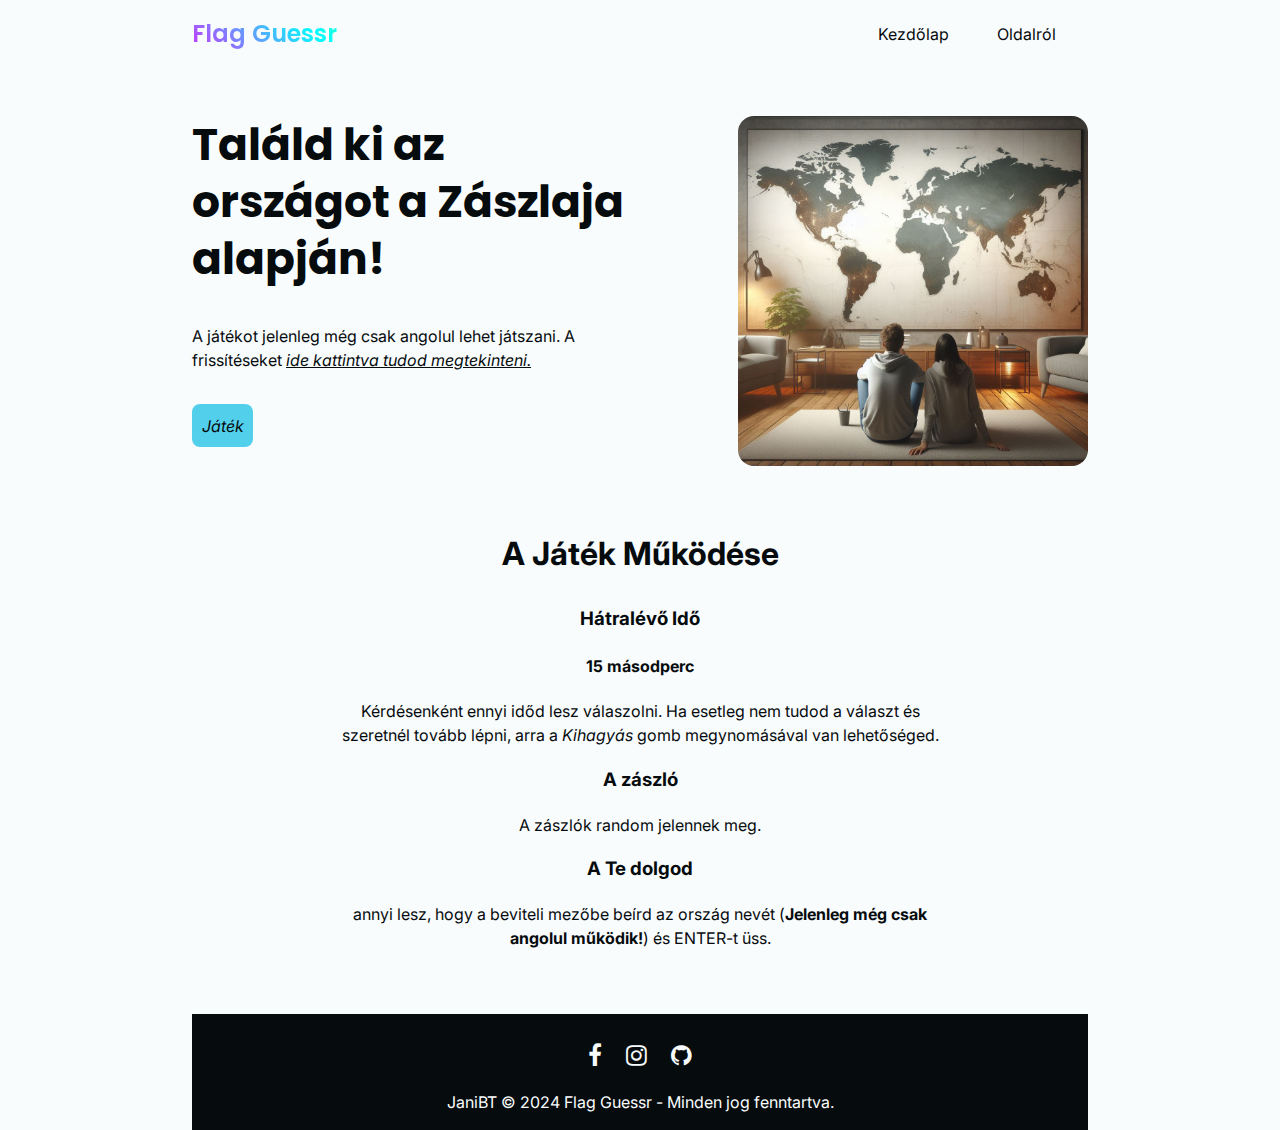
<file: index.html>
<!DOCTYPE html>
<html lang="en">
<head>
    <meta charset="UTF-8">
    <meta name="viewport" content="width=device-width, initial-scale=1.0">
    <link rel="stylesheet" href="https://cdnjs.cloudflare.com/ajax/libs/font-awesome/4.7.0/css/font-awesome.css">
    <link rel="shortcut icon" href="/icons8-hungary-48.png" type="image/x-icon">
    <title>Document</title>
    <link rel="stylesheet" href="style.css">
</head>
<body>
    <header class="wrapper">
        <h1 class="gradient-text">Flag Guessr</h1>
        <nav>
            <a href="/index.html">Kezdőlap</a>
            <a href="oldalrol.html">Oldalról</a>
        </nav>
    </header>
    
    <div class="component">
        <div class="component__left">
            <h2>Találd ki az országot a Zászlaja alapján!</h2>
            <p>A játékot jelenleg még csak angolul lehet játszani. A frissítéseket <a href="oldalrol.html">ide kattintva tudod megtekinteni.</a></p>
            <a class="btn" href="games.html">Játék</a>
        </div>
        <div class="component__right">
            <img src="world-map.jpg" alt="Világ Térkép" aria-label="Két ember, akik egy világ térképet néznek ülve.">
        </div>
    </div>

    <div class="main">
        <h2>A Játék Működése</h2>
        <div class="main__template">
            <div class="section">
                <h3>Hátralévő Idő</h3>
                <div class="section__cont">
                    <h4>15 másodperc</h4>
                    <p>Kérdésenként ennyi időd lesz válaszolni. Ha esetleg nem tudod a választ és szeretnél tovább lépni, arra a <i>Kihagyás</i> gomb megynomásával van lehetőséged.</p>
                </div>
            </div>
            <div class="section">
                <h3>A zászló</h3>
                <div class="section__cont">
                    <p>A zászlók random jelennek meg.</p>
                </div>
            </div>
            <div class="section">
                <h3>A Te dolgod</h3>
                <p>annyi lesz, hogy a beviteli mezőbe beírd az ország nevét (<strong>Jelenleg még csak angolul működik!</strong>) és ENTER-t üss.</p>
            </div>
        </div>
    </div>

    <footer>
        <div class="socials">
            <a href="https://www.facebook.com/janos.csordas.129/" target="_blank"><i class="fa fa-facebook" aria-label="Facebook Profilom"></i></a>
            <a href="https://www.instagram.com/_jano666_/" target="_blank"><i class="fa fa-instagram" aria-label="Instagram Profilom"></i></a>
            <a href="https://github.com/JaniBT" target="_blank"><i class="fa fa-github" aria-label="Github Profilom"></i></a>
        </div>
        <div class="copyright">
            <p>JaniBT &copy; 2024 Flag Guessr - Minden jog fenntartva.</p>
        </div>
    </footer>

    <script src="script.js"></script>
</body>
</html>
</file>
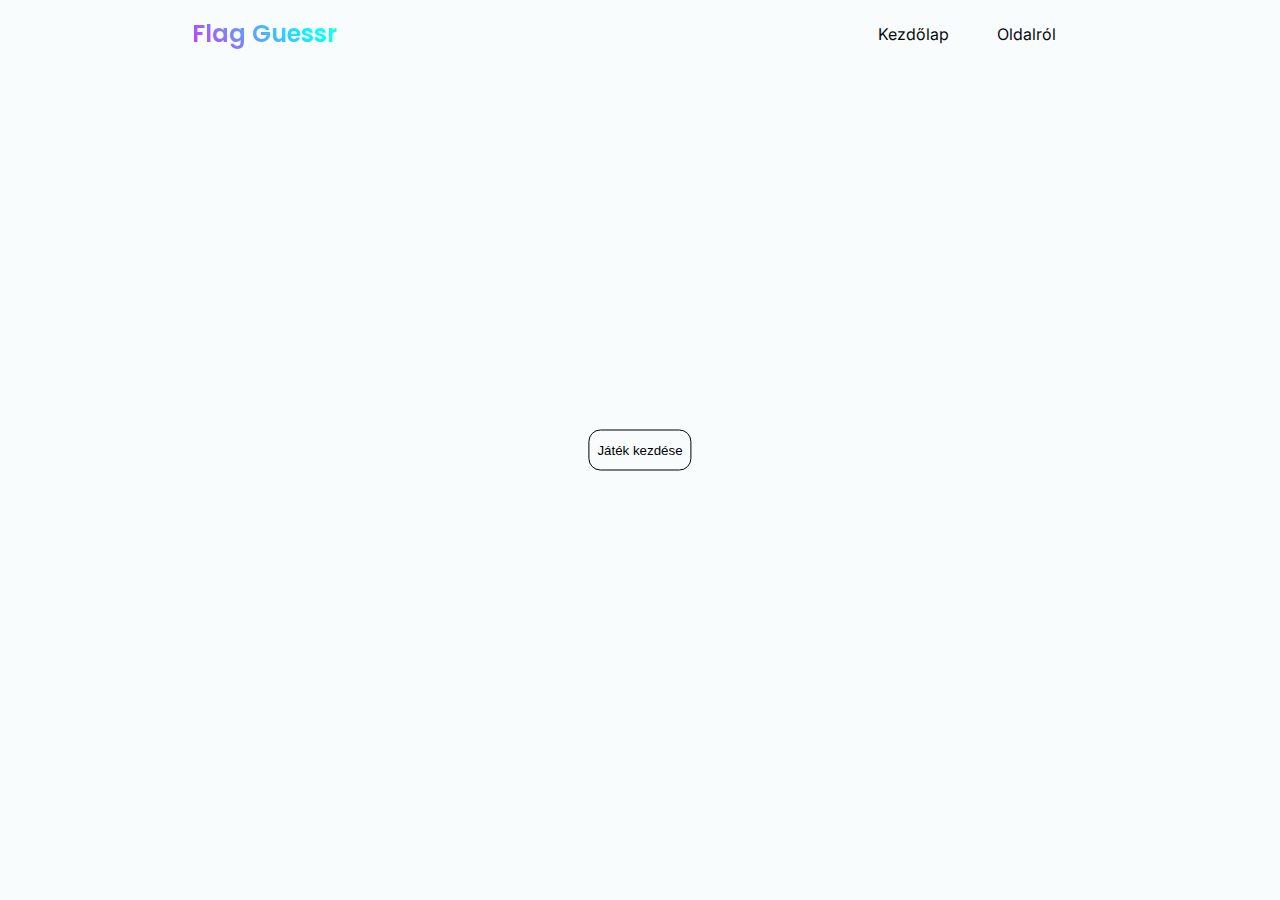
<file: games.html>
<!DOCTYPE html>
<html lang="en">
<head>
    <meta charset="UTF-8">
    <meta name="viewport" content="width=device-width, initial-scale=1.0">
    <link rel="stylesheet" href="https://cdnjs.cloudflare.com/ajax/libs/font-awesome/4.7.0/css/font-awesome.css">
    <link rel="shortcut icon" href="/icons8-hungary-48.png" type="image/x-icon">
    <title>Flag Guessr - Játék</title>
    <link rel="stylesheet" href="style.css">
</head>
<body>
    <header class="wrapper">
        <h1 class="gradient-text">Flag Guessr</h1>
        <nav>
            <a href="/index.html">Kezdőlap</a>
            <a href="oldalrol.html">Oldalról</a>
        </nav>
    </header>

    <div class="pontszam">
        <p>Próbák száma: <span id="proba">0</span>/25</p>
        <p>Pontszám: <span id="pont">0</span>/25</p>
        <p id="tippEredmeny">sdsad</p>
    </div>
    <main class="main_wrapper">
        <div id="flag_img">

        </div>
        <div class="main_form">
            <span><strong>Tippelj!</strong></span>
            <form>
                <input type="text" name="tipp" id="tipp">
            </form>
        </div>
        <div>
            <button type="button" id="kihagyas">Kihagyás</button>
        </div>
    </main>
    <div class="kezdes">
        <button type="button" id="kezdes_gomb">Játék kezdése</button>
    </div>

    <div class="gameOver">
        <h2>Gratulálunk!</h2>
        <p>Pontszámod: <span id="vegPontszam"></span>/25</p>
        <button type="button" class="vegeGombok" onclick="window.location.reload()">Új játék kezdése</button>
        <a href="index.html" class="vegeGombok">Kilépés</a>
    </div>
    
    <script src="script.js"></script>
</body>
</html>
</file>
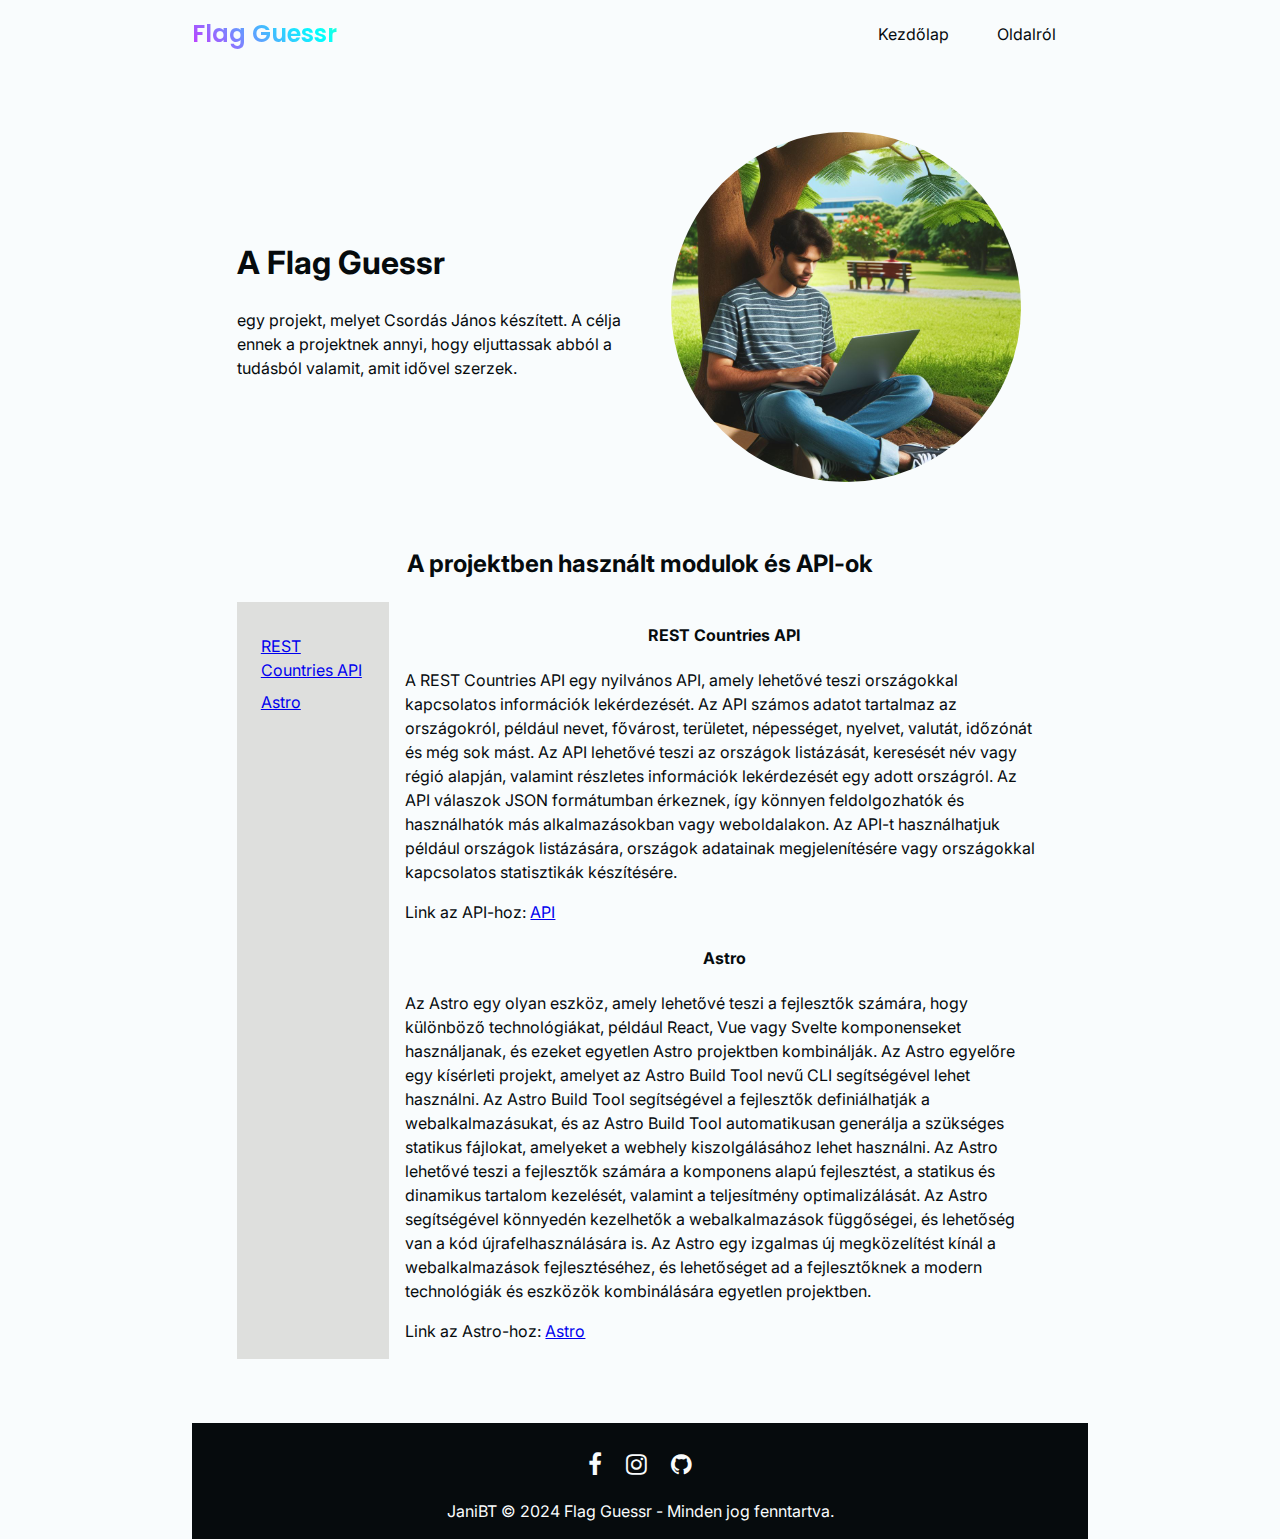
<file: oldalrol.html>
<!DOCTYPE html>
<html lang="en">
<head>
    <meta charset="UTF-8">
    <meta name="viewport" content="width=device-width, initial-scale=1.0">
    <link rel="stylesheet" href="https://cdnjs.cloudflare.com/ajax/libs/font-awesome/4.7.0/css/font-awesome.css">
    <link rel="shortcut icon" href="/icons8-hungary-48.png" type="image/x-icon">
    <link rel="stylesheet" href="style.css">
    <title>Flag Guessr - Oldalról</title>
</head>
<body>
    <header class="wrapper">
        <h1 class="gradient-text">Flag Guessr</h1>
        <nav>
            <a href="/index.html">Kezdőlap</a>
            <a href="oldalrol.html">Oldalról</a>
        </nav>
    </header>

    <main class="page">
        <div class="page__title">
            <div class="__title">
                <h1>A Flag Guessr</h1>
                <p>egy projekt, melyet Csordás János készített. A célja ennek a projektnek annyi, hogy eljuttassak abból a tudásból valamit, amit idővel szerzek.</p>
            </div>
            <div class="__title">
                <img src="/guy_under_tree.jpg" alt="pic" aria-label="Egy srác ül a fa alatt és programozik">
            </div>
        </div>
        <div class="page__about_info">
            <h2>A projektben használt modulok és API-ok</h2>
                <div class="page__about_modules">
                    <aside>
                        <ul>
                            <li><a href="#restAPI">REST Countries API</a></li>
                            <li><a href="#Astro">Astro</a></li>
                        </ul>
                    </aside>
                    <div class="description">
                        <h4 id="restAPI">REST Countries API</h4>
                        <p>A REST Countries API egy nyilvános API, amely lehetővé teszi országokkal kapcsolatos információk lekérdezését. Az API számos adatot tartalmaz az országokról, például nevet, fővárost, területet, népességet, nyelvet, valutát, időzónát és még sok mást. Az API lehetővé teszi az országok listázását, keresését név vagy régió alapján, valamint részletes információk lekérdezését egy adott országról. Az API válaszok JSON formátumban érkeznek, így könnyen feldolgozhatók és használhatók más alkalmazásokban vagy weboldalakon. Az API-t használhatjuk például országok listázására, országok adatainak megjelenítésére vagy országokkal kapcsolatos statisztikák készítésére.</p>
                        <p>Link az API-hoz: <a href="https://restcountries.com/" target="_blank">API</a></p>
                        <h4 id="Astro">Astro</h4>
                        <p>Az Astro egy olyan eszköz, amely lehetővé teszi a fejlesztők számára, hogy különböző technológiákat, például React, Vue vagy Svelte komponenseket használjanak, és ezeket egyetlen Astro projektben kombinálják.
                        Az Astro egyelőre egy kísérleti projekt, amelyet az Astro Build Tool nevű CLI segítségével lehet használni. Az Astro Build Tool segítségével a fejlesztők definiálhatják a webalkalmazásukat, és az Astro Build Tool automatikusan generálja a szükséges statikus fájlokat, amelyeket a webhely kiszolgálásához lehet használni.
                        Az Astro lehetővé teszi a fejlesztők számára a komponens alapú fejlesztést, a statikus és dinamikus tartalom kezelését, valamint a teljesítmény optimalizálását. Az Astro segítségével könnyedén kezelhetők a webalkalmazások függőségei, és lehetőség van a kód újrafelhasználására is.
                        Az Astro egy izgalmas új megközelítést kínál a webalkalmazások fejlesztéséhez, és lehetőséget ad a fejlesztőknek a modern technológiák és eszközök kombinálására egyetlen projektben.</p>
                        <p>Link az Astro-hoz: <a href="https://astro.build/" target="_blank">Astro</a></p>
                    </div>
                </div>
            
        </div>
    </main>
    
    <footer>
        <div class="socials">
            <a href="https://www.facebook.com/janos.csordas.129/" target="_blank"><i class="fa fa-facebook" aria-label="Facebook Profilom"></i></a>
            <a href="https://www.instagram.com/_jano666_/" target="_blank"><i class="fa fa-instagram" aria-label="Instagram Profilom"></i></a>
            <a href="https://github.com/JaniBT" target="_blank"><i class="fa fa-github" aria-label="Github Profilom"></i></a>
        </div>
        <div class="copyright">
            <p>JaniBT &copy; 2024 Flag Guessr - Minden jog fenntartva.</p>
        </div>
    </footer>

    <script src="script.js"></script>
</body>
</html>
</file>
<file: style.css>
@import url('https://fonts.googleapis.com/css2?family=Inter:wght@100..900&display=swap');
@import url('https://fonts.googleapis.com/css2?family=Inter:wght@100..900&family=Poppins:ital,wght@0,100;0,200;0,300;0,400;0,500;0,600;0,700;0,800;0,900;1,100;1,200;1,300;1,400;1,500;1,600;1,700;1,800;1,900&display=swap');

:root{
    --ff-inter: 'Inter', sans-serif;
    --ff-poppins: 'Poppins', sans-serif;

    --fs-100: 1rem;
    --fs-200: 1.25rem;
    --fs-300: 1.5rem;
    --fs-400: 1.75rem;
    --fs-500: 2rem;
    --fs-600: 2.25rem;
    --fs-700: 2.5rem;
    --fs-800: 2.75rem;

    /* Színek */
    --text: #060b0d;
    --background: #f9fcfd;
    --primary: #49b7cf;
    --secondary: #8fdaea;
    --accent: #52d0eb;


}

html{
    font-family: var(--ff-inter);
    user-select: none;
    -webkit-user-select: none;
}

body{
    width: 70%;
    margin: 0 auto;
    padding: 0;
    line-height: 1.5;
    color: var(--text);
    background-color: var(--background);
}

* {
    box-sizing: border-box;
}

@media screen and (max-width: 1200px) {
    body{
        width: 95%;
    }
}

.flag_img{
    width: fit-content;
    height: fit-content;
}

.wrapper{
    padding: 1rem 0;
    display: flex;
    justify-content: space-between;
    align-items: center;
}
.wrapper h1{
    font-family: var(--ff-poppins);
    font-size: var(--fs-300);
    margin: 0;
    color: var(--text);
    font-weight: 600;
}
.wrapper nav{
    display: flex;
    gap: 3rem;
    margin-right: 2rem;
}
.wrapper nav a{
    color: var(--text);
    font-size: var(--fs-100);
    text-decoration: none;
    transition: color 0.2s ease;
}
.wrapper nav a:hover{
    color: var(--accent);
    transition: color 0.2s ease;
}

@keyframes gradient-animation {
    0%, 50%, 100% { background-position: 0% 50%; }
    25%, 75% { background-position: 100% 50%; }
}

.gradient-text {
    background: linear-gradient(45deg, #ff00ff, #00ffff, #ffff00);
    background-size: 200% 200%;
    animation: gradient-animation 10s ease infinite;
    background-clip: text;
    -webkit-background-clip: text;
    -webkit-text-fill-color: transparent;
}

@media (max-width: 500px) {
    .wrapper nav{
        display: none;
    }
}

footer{
    margin-top: 4rem;
    width: 100%;
    display: flex;
    justify-content: center;
    flex-direction: column;
    background-color: var(--text);
}
.socials{
    margin-top: 1.5rem;
    display: flex;
    gap: 1.5rem;
    justify-content: center;
}
.socials a{
    font-size: var(--fs-300);
    text-decoration: none;
    color: var(--background);
    transition: color 0.3s ease;
}
.socials a:hover{
    color: var(--accent);
}
.copyright p{
    text-align: center;
    color: var(--background);
}

.component{
    margin-top: 3rem;
    display: flex;
    justify-content: space-evenly;
}
.component__left{
    flex: 1;
}
.component__left h2{
    margin-top: 0;
    font-family: var(--ff-poppins);
    line-height: 1.3;
    font-weight: 700;
    font-size: var(--fs-800);
}
.component__left a{
    color: var(--text);
    font-style: italic;
}
.component__left a:hover{
    opacity: 0.6;
}
.component__right{
    flex: 1;
}
.component__right img{
    width: 350px;
    height: 350px;
    border-radius: 1rem;
    display: block;
    margin-left: auto;
}
@media screen and (max-width: 800px) {
    .component{
        flex-direction: column-reverse;
        text-align: center;
        margin-bottom: 5rem;
    }
    .component__right img{
        margin-inline: auto;
    }
    .component__right{
        margin-block: 3rem;
    }
}

.btn{
    display: inline-block;
    width: fit-content;
    margin-top: 1rem;
    text-decoration: none;
    padding: 0.6rem 0.6rem;
    background-color: var(--accent);
    color: var(--background);
    border-radius: 0.5rem;
    transition: margin-top 0.2s ease;
}
.btn:hover{
    margin-top: 0.8rem;
}
@media screen and (max-width: 800px) {
    .btn:hover{
        margin-top: 1rem;
        opacity: 0.7;
    }
}

.main{
    margin-block: 4rem;
}
.main h2{
    text-align: center;
    font-size: var(--fs-500);
}
.section{
    width: 70%;
    margin-inline: auto;
    text-align: center;
}

.gameOver{
    position: absolute;
    top: 50%;
    left: 50%;
    transform: translate(-50%, -50%);
    text-align: center;
    width: 350px;
    height: 350px;
    display: none;
    justify-content: center;
    align-items: center;
    flex-direction: column;
    background-color: var(--text);
    color: var(--background);
    border-radius: 10%;
    box-shadow: 5px 15px 10px 1px gray;
}
#tippEredmeny{
    display: none;
}
.pontszam{
    display: none;
}
.pontszam p{
    text-align: center;
}
.main_wrapper{
    height: 80dvh;
    display: flex;
    align-items: center;
    flex-direction: column;
}
.main_form{
    display: none;
}
form input{
    padding: 1rem;
}
#kezdes_gomb{
    position: absolute;
    left: 50%;
    top: 50%;
    transform: translate(-50%, -50%);
    padding: 0.75rem 0.5rem;
    border: 1px solid black;
    border-radius: 0.75rem;
    background-color: var(--background);
    transition: background-color, color 0.3s ease;
}
#kezdes_gomb:hover{
    color: var(--background);
    background-color: var(--text);
    cursor: pointer;
}
#kihagyas{
    display: none;
    margin-top: 2rem;
    padding: 1rem;
    border: 2px solid black;
    background: linear-gradient(45deg, #ff00ff, #00ffff, #ffff00);
    background-size: 200% 200%;
    border-radius: 5px;
    font-weight: 900;
    animation: gradient-animation 10s linear infinite;
}
#kihagyas:hover{
    cursor: pointer;
}
.vegeGombok{
    padding: 0.75rem;
    border: 2px solid white;
    border-radius: 9px;
    color: var(--background);
    background-color: var(--text);
    text-decoration: none;
    margin: 1rem;
}
.vegeGombok:hover{
    cursor: pointer;
    transition: all 0.3s ease;
    background-color: palevioletred;
    color: var(--text);
}

.page{
    margin-top: 4rem;
}

.page__title{
    width: 90%;
    margin-inline: auto;
    display: flex;
    gap: 1rem;
    justify-content: center;
    align-items: center;
}

.__title{
    flex: 1;
}

.__title img{
    width: 350px;
    height: 350px;
    display: block;
    margin-inline: auto;
    border-radius: 50%;
}

.page__about_info{
    width: 90%;
    margin-inline: auto;
    margin-block: 4rem;
}
.page__about_info h2{
    text-align: center;
}

.page__about_modules{
    display: flex;
    gap: 1rem;
}

.page__about_modules aside{
    background-color: #3212;
}
.page__about_modules ul{
    padding: 0.5rem 1rem;
    list-style-type: none;
}
.page__about_modules li{
    margin: 0.5rem;
}

.description{
    width: 100%;
}

.description h4{
    text-align: center;
}

@media screen and (max-width: 750px) {
    .page__title{
        flex-direction: column-reverse;
    }
    .page__about_modules{
        flex-direction: column;
    }
}
</file>
